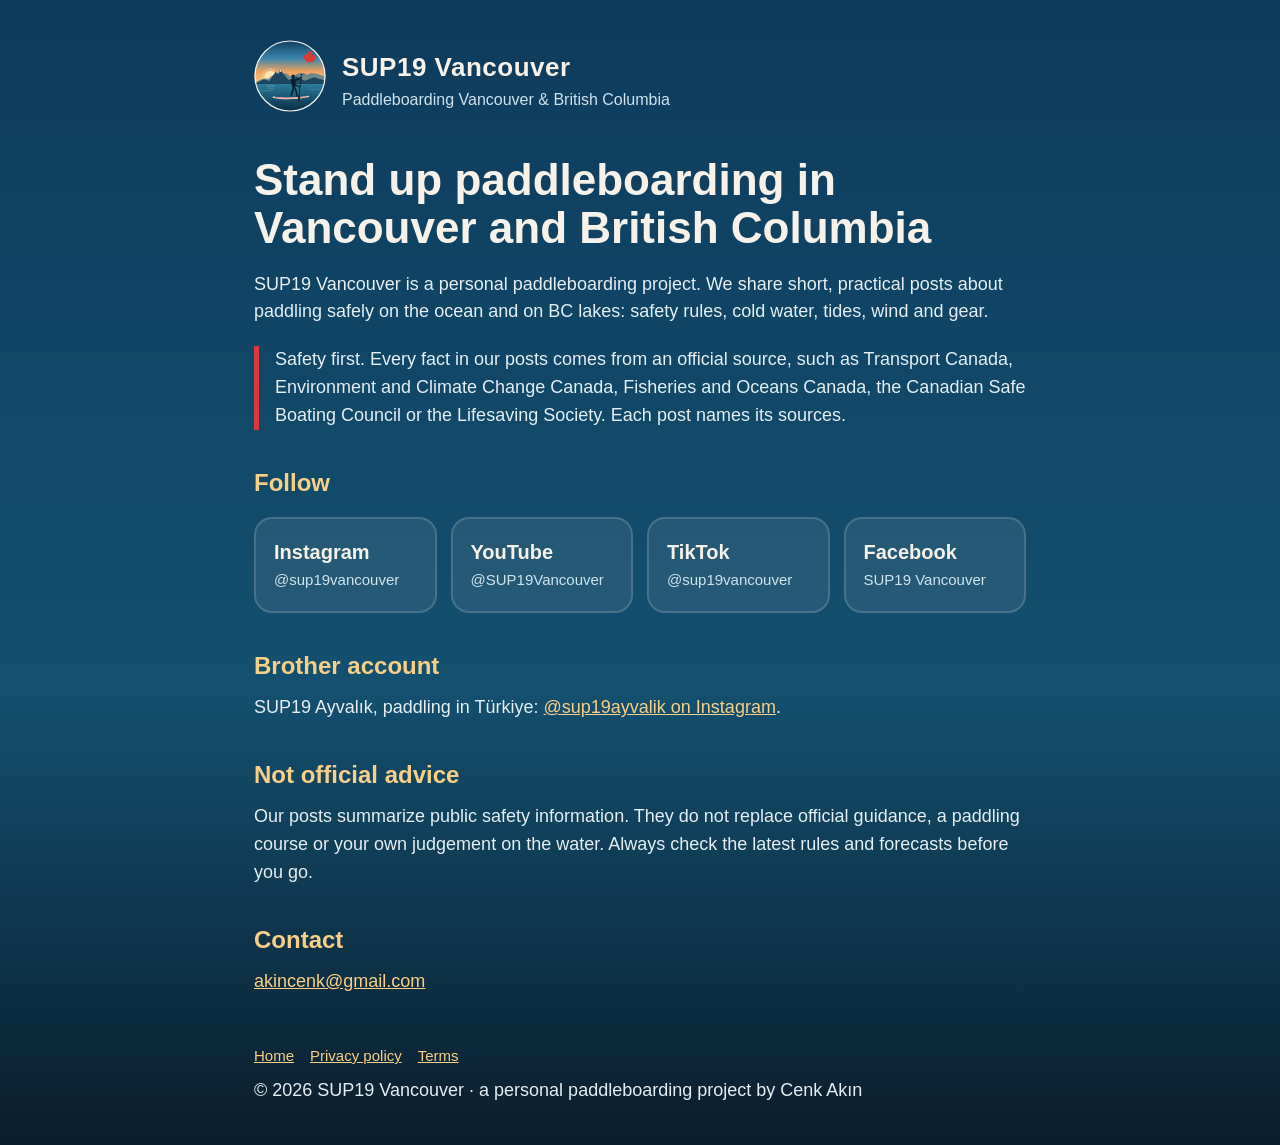
<file: index.html>
<!doctype html>
<html lang="en">
<head>
<meta charset="utf-8">
<meta name="viewport" content="width=device-width, initial-scale=1">
<title>SUP19 Vancouver · Paddleboarding Vancouver & BC</title>
<meta name="description" content="SUP19 Vancouver: stand up paddleboarding in Vancouver and British Columbia. Safety, spot guides and gear, with every fact checked against official sources.">
<link rel="icon" href="logo.png">
<link rel="stylesheet" href="style.css">
</head>
<body>
<header><a href="./"><img src="logo.svg" alt="SUP19 Vancouver logo"></a><div><div class="name">SUP19 Vancouver</div><div class="tag">Paddleboarding Vancouver &amp; British Columbia</div></div></header>
<main>
<h1>Stand up paddleboarding in Vancouver and British Columbia</h1>
<p>SUP19 Vancouver is a personal paddleboarding project. We share short, practical posts about paddling safely on the ocean and on BC lakes: safety rules, cold water, tides, wind and gear.</p>
<p class="note">Safety first. Every fact in our posts comes from an official source, such as Transport Canada, Environment and Climate Change Canada, Fisheries and Oceans Canada, the Canadian Safe Boating Council or the Lifesaving Society. Each post names its sources.</p>
<h2>Follow</h2>
<div class="cards">
<a href="https://www.instagram.com/sup19vancouver/"><b>Instagram</b><span>@sup19vancouver</span></a>
<a href="https://www.youtube.com/@SUP19Vancouver"><b>YouTube</b><span>@SUP19Vancouver</span></a>
<a href="https://www.tiktok.com/@sup19vancouver"><b>TikTok</b><span>@sup19vancouver</span></a>
<a href="https://www.facebook.com/profile.php?id=61596826401989"><b>Facebook</b><span>SUP19 Vancouver</span></a>
</div>
<h2>Brother account</h2>
<p>SUP19 Ayvalık, paddling in Türkiye: <a href="https://www.instagram.com/sup19ayvalik/">@sup19ayvalik on Instagram</a>.</p>
<h2>Not official advice</h2>
<p>Our posts summarize public safety information. They do not replace official guidance, a paddling course or your own judgement on the water. Always check the latest rules and forecasts before you go.</p>
<h2>Contact</h2>
<p><a href="mailto:akincenk@gmail.com">akincenk@gmail.com</a></p>
</main>
<footer><a href="./">Home</a><a href="privacy.html">Privacy policy</a><a href="terms.html">Terms</a><p style="margin-top:10px">© 2026 SUP19 Vancouver · a personal paddleboarding project by Cenk Akın</p></footer>
</body>
</html>
</file>
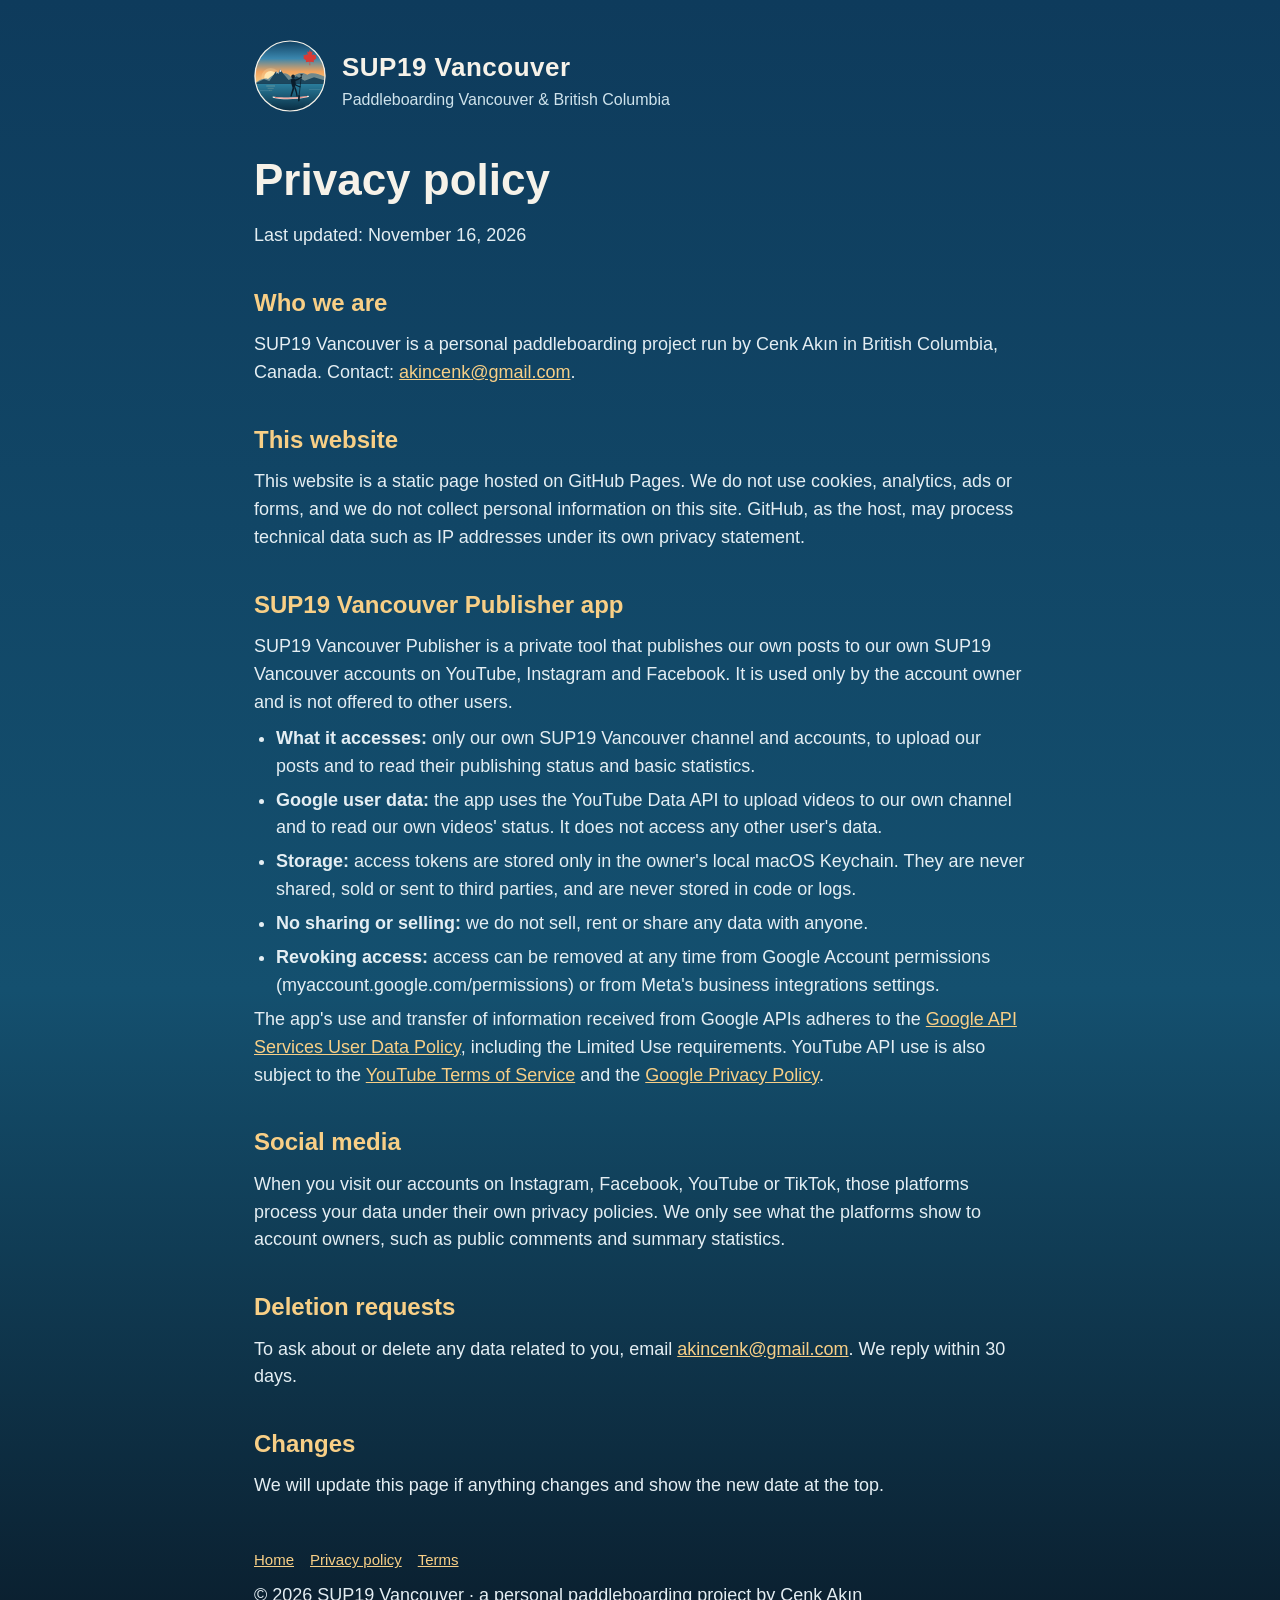
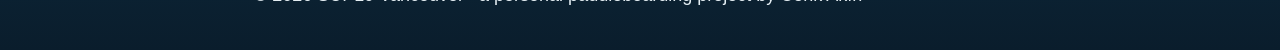
<file: privacy.html>
<!doctype html>
<html lang="en">
<head>
<meta charset="utf-8">
<meta name="viewport" content="width=device-width, initial-scale=1">
<title>Privacy policy · SUP19 Vancouver</title>
<meta name="description" content="Privacy policy for SUP19 Vancouver and the SUP19 Vancouver Publisher app.">
<link rel="icon" href="logo.png">
<link rel="stylesheet" href="style.css">
</head>
<body>
<header><a href="./"><img src="logo.svg" alt="SUP19 Vancouver logo"></a><div><div class="name">SUP19 Vancouver</div><div class="tag">Paddleboarding Vancouver &amp; British Columbia</div></div></header>
<main>
<h1>Privacy policy</h1>
<p>Last updated: November 16, 2026</p>
<h2>Who we are</h2>
<p>SUP19 Vancouver is a personal paddleboarding project run by Cenk Akın in British Columbia, Canada. Contact: <a href="mailto:akincenk@gmail.com">akincenk@gmail.com</a>.</p>
<h2>This website</h2>
<p>This website is a static page hosted on GitHub Pages. We do not use cookies, analytics, ads or forms, and we do not collect personal information on this site. GitHub, as the host, may process technical data such as IP addresses under its own privacy statement.</p>
<h2>SUP19 Vancouver Publisher app</h2>
<p>SUP19 Vancouver Publisher is a private tool that publishes our own posts to our own SUP19 Vancouver accounts on YouTube, Instagram and Facebook. It is used only by the account owner and is not offered to other users.</p>
<ul>
<li><b>What it accesses:</b> only our own SUP19 Vancouver channel and accounts, to upload our posts and to read their publishing status and basic statistics.</li>
<li><b>Google user data:</b> the app uses the YouTube Data API to upload videos to our own channel and to read our own videos' status. It does not access any other user's data.</li>
<li><b>Storage:</b> access tokens are stored only in the owner's local macOS Keychain. They are never shared, sold or sent to third parties, and are never stored in code or logs.</li>
<li><b>No sharing or selling:</b> we do not sell, rent or share any data with anyone.</li>
<li><b>Revoking access:</b> access can be removed at any time from Google Account permissions (myaccount.google.com/permissions) or from Meta's business integrations settings.</li>
</ul>
<p>The app's use and transfer of information received from Google APIs adheres to the <a href="https://developers.google.com/terms/api-services-user-data-policy">Google API Services User Data Policy</a>, including the Limited Use requirements. YouTube API use is also subject to the <a href="https://www.youtube.com/t/terms">YouTube Terms of Service</a> and the <a href="https://policies.google.com/privacy">Google Privacy Policy</a>.</p>
<h2>Social media</h2>
<p>When you visit our accounts on Instagram, Facebook, YouTube or TikTok, those platforms process your data under their own privacy policies. We only see what the platforms show to account owners, such as public comments and summary statistics.</p>
<h2>Deletion requests</h2>
<p>To ask about or delete any data related to you, email <a href="mailto:akincenk@gmail.com">akincenk@gmail.com</a>. We reply within 30 days.</p>
<h2>Changes</h2>
<p>We will update this page if anything changes and show the new date at the top.</p>
</main>
<footer><a href="./">Home</a><a href="privacy.html">Privacy policy</a><a href="terms.html">Terms</a><p style="margin-top:10px">© 2026 SUP19 Vancouver · a personal paddleboarding project by Cenk Akın</p></footer>
</body>
</html>
</file>
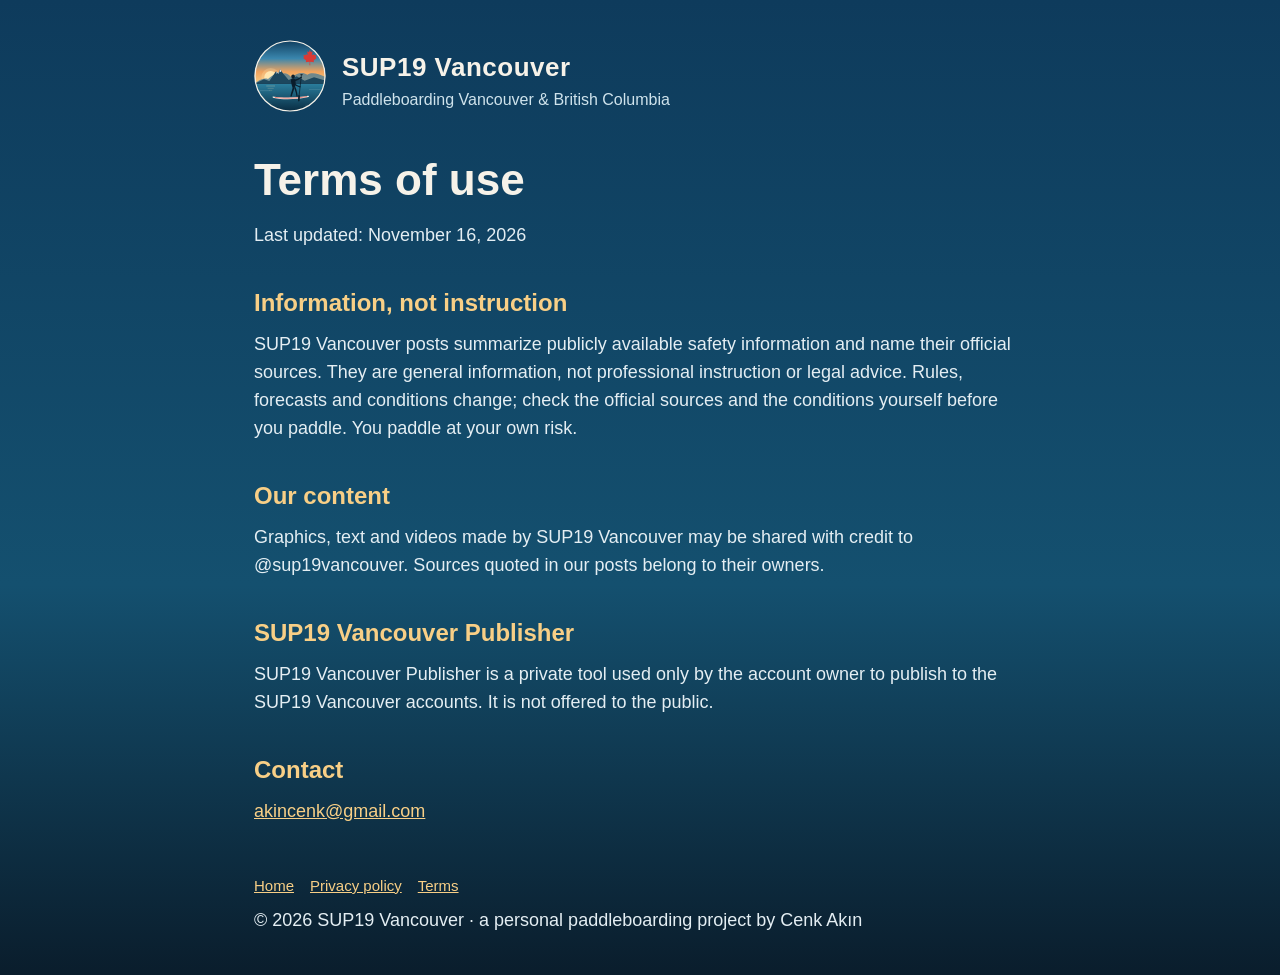
<file: terms.html>
<!doctype html>
<html lang="en">
<head>
<meta charset="utf-8">
<meta name="viewport" content="width=device-width, initial-scale=1">
<title>Terms · SUP19 Vancouver</title>
<meta name="description" content="Terms of use for SUP19 Vancouver.">
<link rel="icon" href="logo.png">
<link rel="stylesheet" href="style.css">
</head>
<body>
<header><a href="./"><img src="logo.svg" alt="SUP19 Vancouver logo"></a><div><div class="name">SUP19 Vancouver</div><div class="tag">Paddleboarding Vancouver &amp; British Columbia</div></div></header>
<main>
<h1>Terms of use</h1>
<p>Last updated: November 16, 2026</p>
<h2>Information, not instruction</h2>
<p>SUP19 Vancouver posts summarize publicly available safety information and name their official sources. They are general information, not professional instruction or legal advice. Rules, forecasts and conditions change; check the official sources and the conditions yourself before you paddle. You paddle at your own risk.</p>
<h2>Our content</h2>
<p>Graphics, text and videos made by SUP19 Vancouver may be shared with credit to @sup19vancouver. Sources quoted in our posts belong to their owners.</p>
<h2>SUP19 Vancouver Publisher</h2>
<p>SUP19 Vancouver Publisher is a private tool used only by the account owner to publish to the SUP19 Vancouver accounts. It is not offered to the public.</p>
<h2>Contact</h2>
<p><a href="mailto:akincenk@gmail.com">akincenk@gmail.com</a></p>
</main>
<footer><a href="./">Home</a><a href="privacy.html">Privacy policy</a><a href="terms.html">Terms</a><p style="margin-top:10px">© 2026 SUP19 Vancouver · a personal paddleboarding project by Cenk Akın</p></footer>
</body>
</html>
</file>
<file: style.css>
:root{--navy:#0e3b5c;--deep:#0a1d2c;--sea:#3a86ad;--sun:#f0a35e;--sand:#f8cf86;--paper:#f6f2e9;--red:#d93a35}
*{box-sizing:border-box;margin:0;padding:0}
body{font-family:"Avenir Next","Helvetica Neue",Arial,sans-serif;color:var(--paper);background:linear-gradient(180deg,var(--navy),#14506f 60%,var(--deep));min-height:100vh;line-height:1.55}
a{color:var(--sand)}
header,main,footer{max-width:820px;margin:0 auto;padding:0 24px}
header{display:flex;align-items:center;gap:16px;padding-top:40px}
header img{width:72px;height:72px}
header .name{font-weight:700;font-size:26px;letter-spacing:.5px}
header .tag{color:#cfe3ec;font-size:16px}
main{padding-top:36px;padding-bottom:48px}
h1{font-size:44px;line-height:1.1;margin-bottom:18px}
h2{font-size:24px;margin:34px 0 10px;color:var(--sand)}
p,li{font-size:18px;color:#e4eef3}
ul{padding-left:22px;margin-top:8px}
li{margin-bottom:6px}
.cards{display:grid;grid-template-columns:repeat(auto-fit,minmax(170px,1fr));gap:14px;margin-top:16px}
.cards a{display:block;text-decoration:none;color:var(--paper);background:rgba(246,242,233,.08);border:2px solid rgba(246,242,233,.16);border-radius:18px;padding:18px}
.cards a b{display:block;font-size:20px}
.cards a span{font-size:15px;color:#cfe3ec}
.note{border-left:5px solid var(--red);padding-left:16px;margin-top:20px}
footer{padding-bottom:40px;font-size:15px;color:#9fbccb}
footer a{margin-right:16px}
</file>
